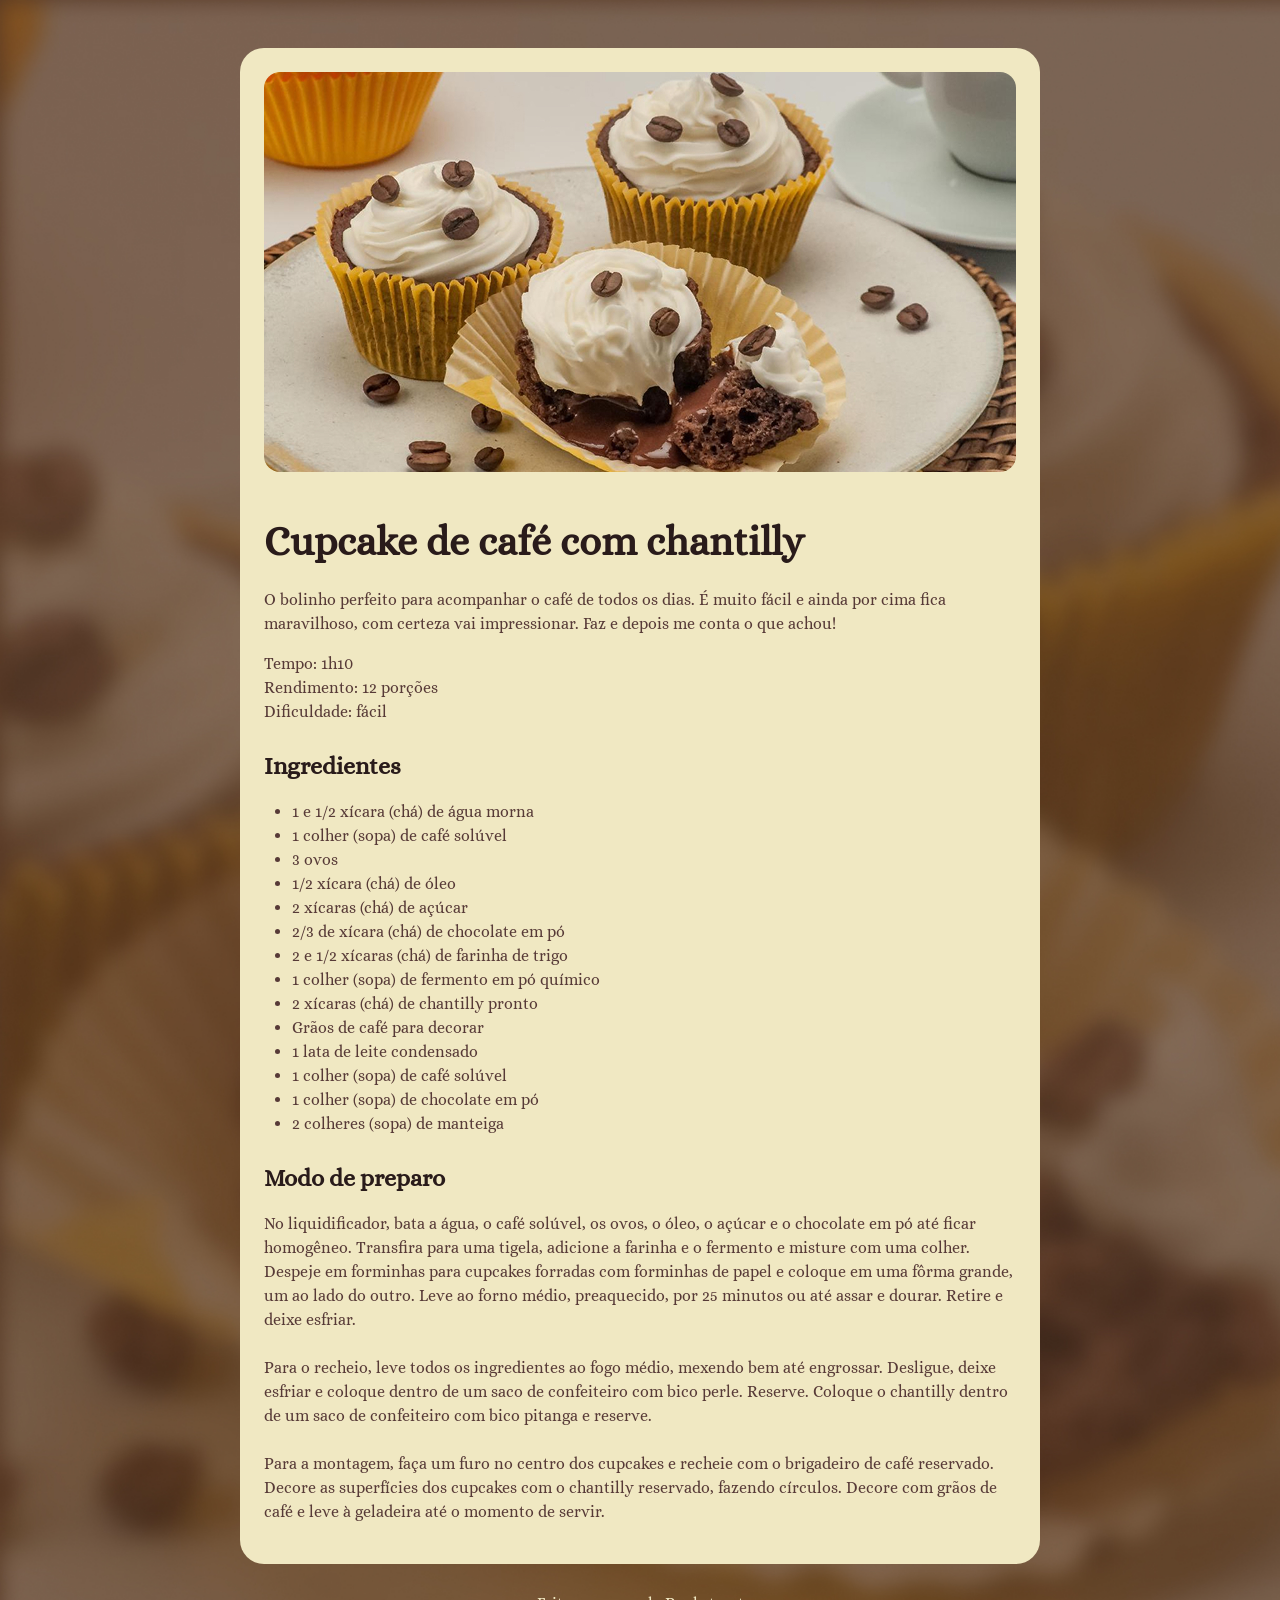
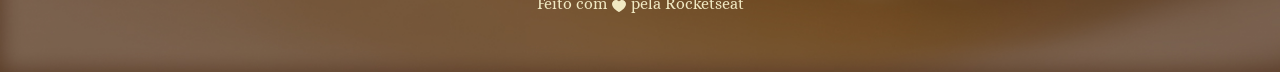
<file: Projeto/index.html>
<!DOCTYPE html>
<html lang="pt-br">

<head>
    <meta charset="UTF-8">
    <meta name="viewport" content="width=device-width, initial-scale=1.0">
    <title>Página de Receita</title>
    <link rel="stylesheet" href="style.css">
    <link rel="preconnect" href="https://fonts.googleapis.com">
    <link rel="preconnect" href="https://fonts.gstatic.com" crossorigin>
    <link href="https://fonts.googleapis.com/css2?family=Alice&display=swap" rel="stylesheet">
</head>

<body>
    <div id="page">
        <img src="assets/main-image.jpg" alt="Imagem de um cupcake com grãos de café e um chantilly">
        <main>
            <section id="about">
                <h1>Cupcake de café com chantilly</h1>
                <p>O bolinho perfeito para acompanhar o café de todos os dias. É muito fácil e ainda por cima fica
                    maravilhoso, com certeza vai impressionar. Faz e depois me conta o que achou!</p>
                <p>
                    Tempo: 1h10 <br>
                    Rendimento: 12 porções <br>
                    Dificuldade: fácil
                </p>
            </section>
            <section id="ingredients">
                <h2>Ingredientes</h2>
                <ul>
                    <li>1 e 1/2 xícara (chá) de água morna</li>
                    <li>1 colher (sopa) de café solúvel</li>
                    <li>3 ovos</li>
                    <li>1/2 xícara (chá) de óleo</li>
                    <li>2 xícaras (chá) de açúcar</li>
                    <li>2/3 de xícara (chá) de chocolate em pó</li>
                    <li>2 e 1/2 xícaras (chá) de farinha de trigo</li>
                    <li>1 colher (sopa) de fermento em pó químico</li>
                    <li>2 xícaras (chá) de chantilly pronto</li>
                    <li>Grãos de café para decorar</li>
                    <li>1 lata de leite condensado</li>
                    <li>1 colher (sopa) de café solúvel</li>
                    <li>1 colher (sopa) de chocolate em pó</li>
                    <li>2 colheres (sopa) de manteiga</li>
                </ul>
            </section>
            <section id="preparation">
                <h2>Modo de preparo</h2>
                <p>
                    No liquidificador, bata a água, o café solúvel, os ovos, o óleo, o açúcar e o chocolate em pó até
                    ficar homogêneo. Transfira para uma tigela, adicione a farinha e o fermento e misture com uma
                    colher. Despeje em forminhas para cupcakes forradas com forminhas de papel e coloque em uma fôrma
                    grande, um ao lado do outro. Leve ao forno médio, preaquecido, por 25 minutos ou até assar e dourar.
                    Retire e deixe esfriar. <br><br>
                    Para o recheio, leve todos os ingredientes ao fogo médio, mexendo bem até engrossar. Desligue, deixe
                    esfriar e coloque dentro de um saco de confeiteiro com bico perle. Reserve. Coloque o chantilly
                    dentro de um saco de confeiteiro com bico pitanga e reserve. <br><br>
                    Para a montagem, faça um furo no centro dos cupcakes e recheie com o brigadeiro de café reservado.
                    Decore as superfícies dos cupcakes com o chantilly reservado, fazendo círculos. Decore com grãos de
                    café e leve à geladeira até o momento de servir.
                </p>

            </section>
        </main>
    </div>
    <footer>
        Feito com 
        <img src="./assets/heart.svg" alt="carinho">
        pela Rocketseat
    </footer>
</body>

</html>
</file>
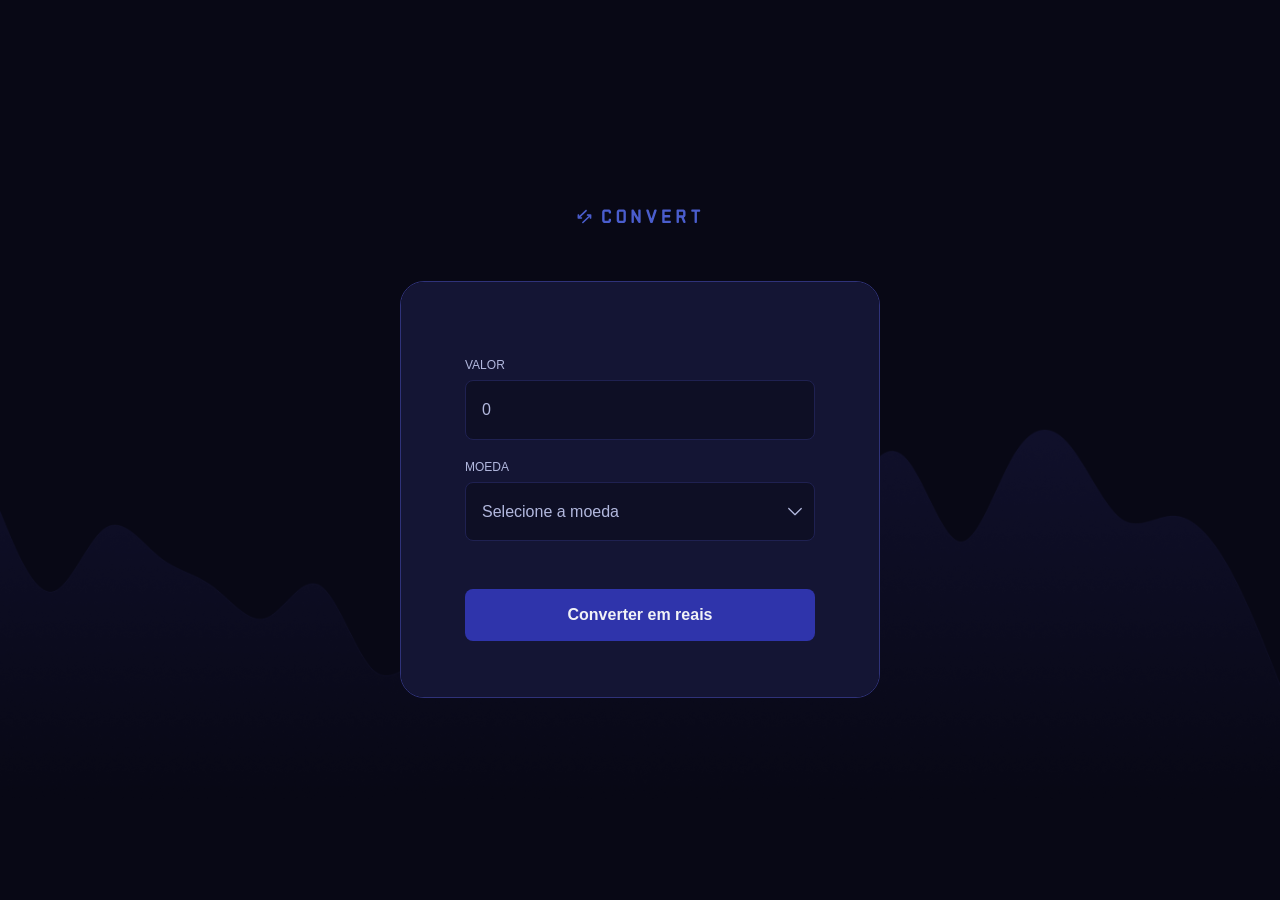
<file: Projeto_convert/index.html>
<!DOCTYPE html>
<html lang="en">
  <head>
    <meta charset="UTF-8" />
    <meta name="viewport" content="width=device-width, initial-scale=1.0" />

    <link rel="preconnect" href="https://fonts.googleapis.com" />
    <link rel="preconnect" href="https://fonts.gstatic.com" crossorigin />

    <link
      href="https://fonts.googleapis.com/css2?family=IBM+Plex+Mono&family=Roboto:wght@400;500;700&display=swap"
      rel="stylesheet"
    />

    <link rel="stylesheet" href="styles.css" />

    <title>Convert</title>
  </head>
  <body>
    <img src="./img/logo.svg" alt="Convert logo" />

    <main>
      <form>
        <label for="amount">valor</label>
        <input type="text" name="amount" id="amount" placeholder="0" required />

        <label for="currency">moeda</label>
        <select name="currency" id="currency" required>
          <option value="" disabled selected hidden>Selecione a moeda</option>
          <option value="USD">Dólar Americano</option>
          <option value="EUR">Euro</option>
          <option value="GBP">Libra Esterlina</option>
        </select>

        <button type="submit">Converter em reais</button>
      </form>

      <footer>
        <span id="description">US$ 1 = R$ 4,86</span>
        <h1 id="result">486,00 Reais</h1>
      </footer>
    </main>
    <script src="scripts.js"></script>
  </body>
</html>
</file>
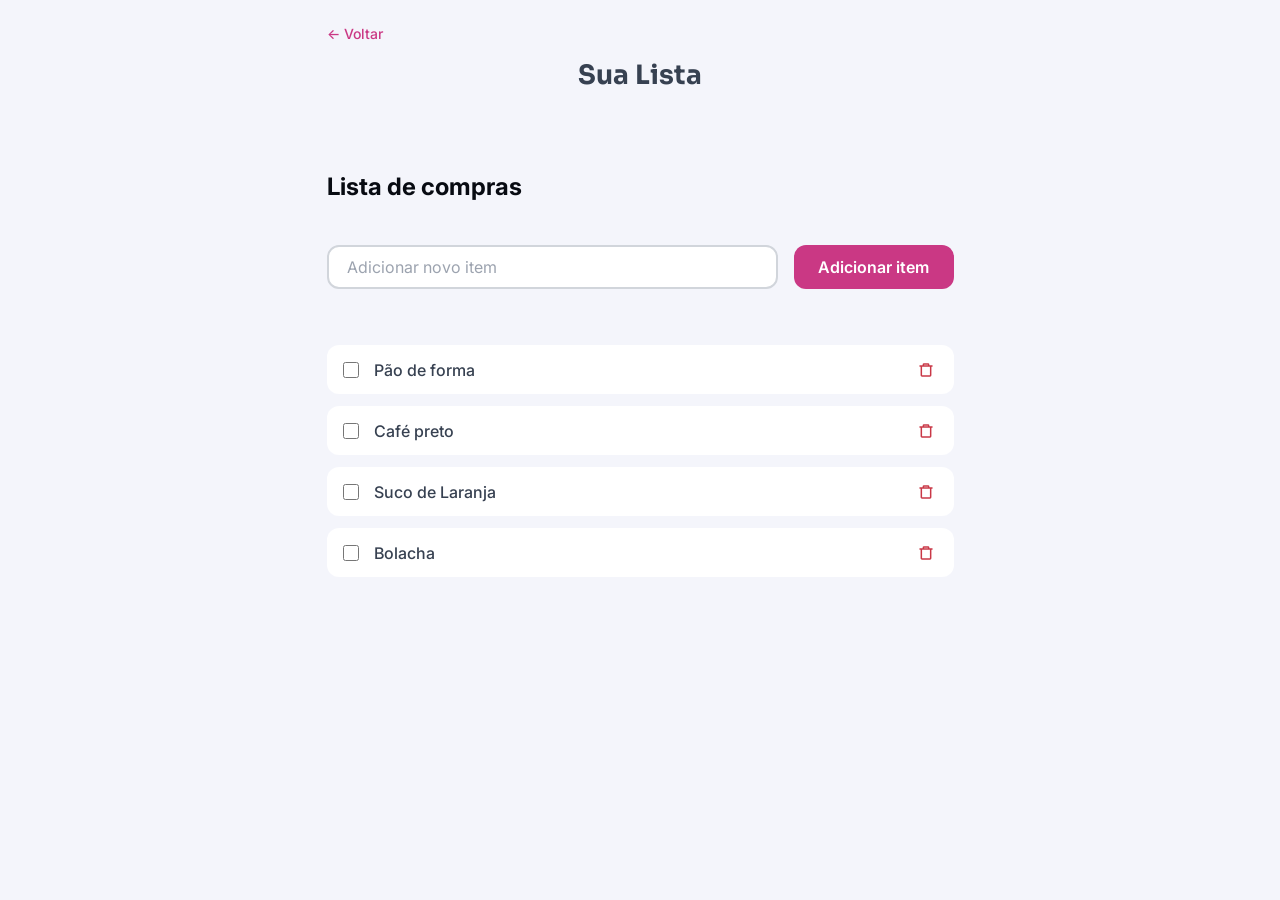
<file: Projeto_Lista_de_Compras/index.html>
<!DOCTYPE html>
<html lang="pt-BR">
<head>
  <meta charset="UTF-8">
  <meta name="viewport" content="width=device-width, initial-scale=1.0">
  <title>Lista de Compras</title>
  <link rel="preconnect" href="https://fonts.googleapis.com">
  <link rel="preconnect" href="https://fonts.gstatic.com" crossorigin>
  <link href="https://fonts.googleapis.com/css2?family=Inter:wght@400;500;600;700&family=Sora:wght@700&display=swap" rel="stylesheet">
  
  <link rel="stylesheet" href="style.css">
</head>
<body>

  <div class="container">
    <a href="#" class="back-link">&larr; Voltar</a>

    <header class="logo">
      <span>Sua Lista</span>
    </header>
    <h1 class="title">Lista de compras</h1>

    <form class="add-item-form" id="add-form">
      <input 
        type="text" 
        class="input-field" 
        id="item-input" 
        placeholder="Adicionar novo item"
      >
      <button type="submit" class="btn-add">Adicionar item</button>
    </form>

    <ul class="shopping-list" id="shopping-list">
    
    </ul>

    <div class="alert" id="alert-banner" style="display: none;">
      <span class="alert-content">O item foi removido da lista</span>
      <button type="button" class="btn-close-alert" id="btn-close-alert">&times;</button>
    </div>
  </div>

  <script src="script.js"></script>
</body>
</html>
</file>
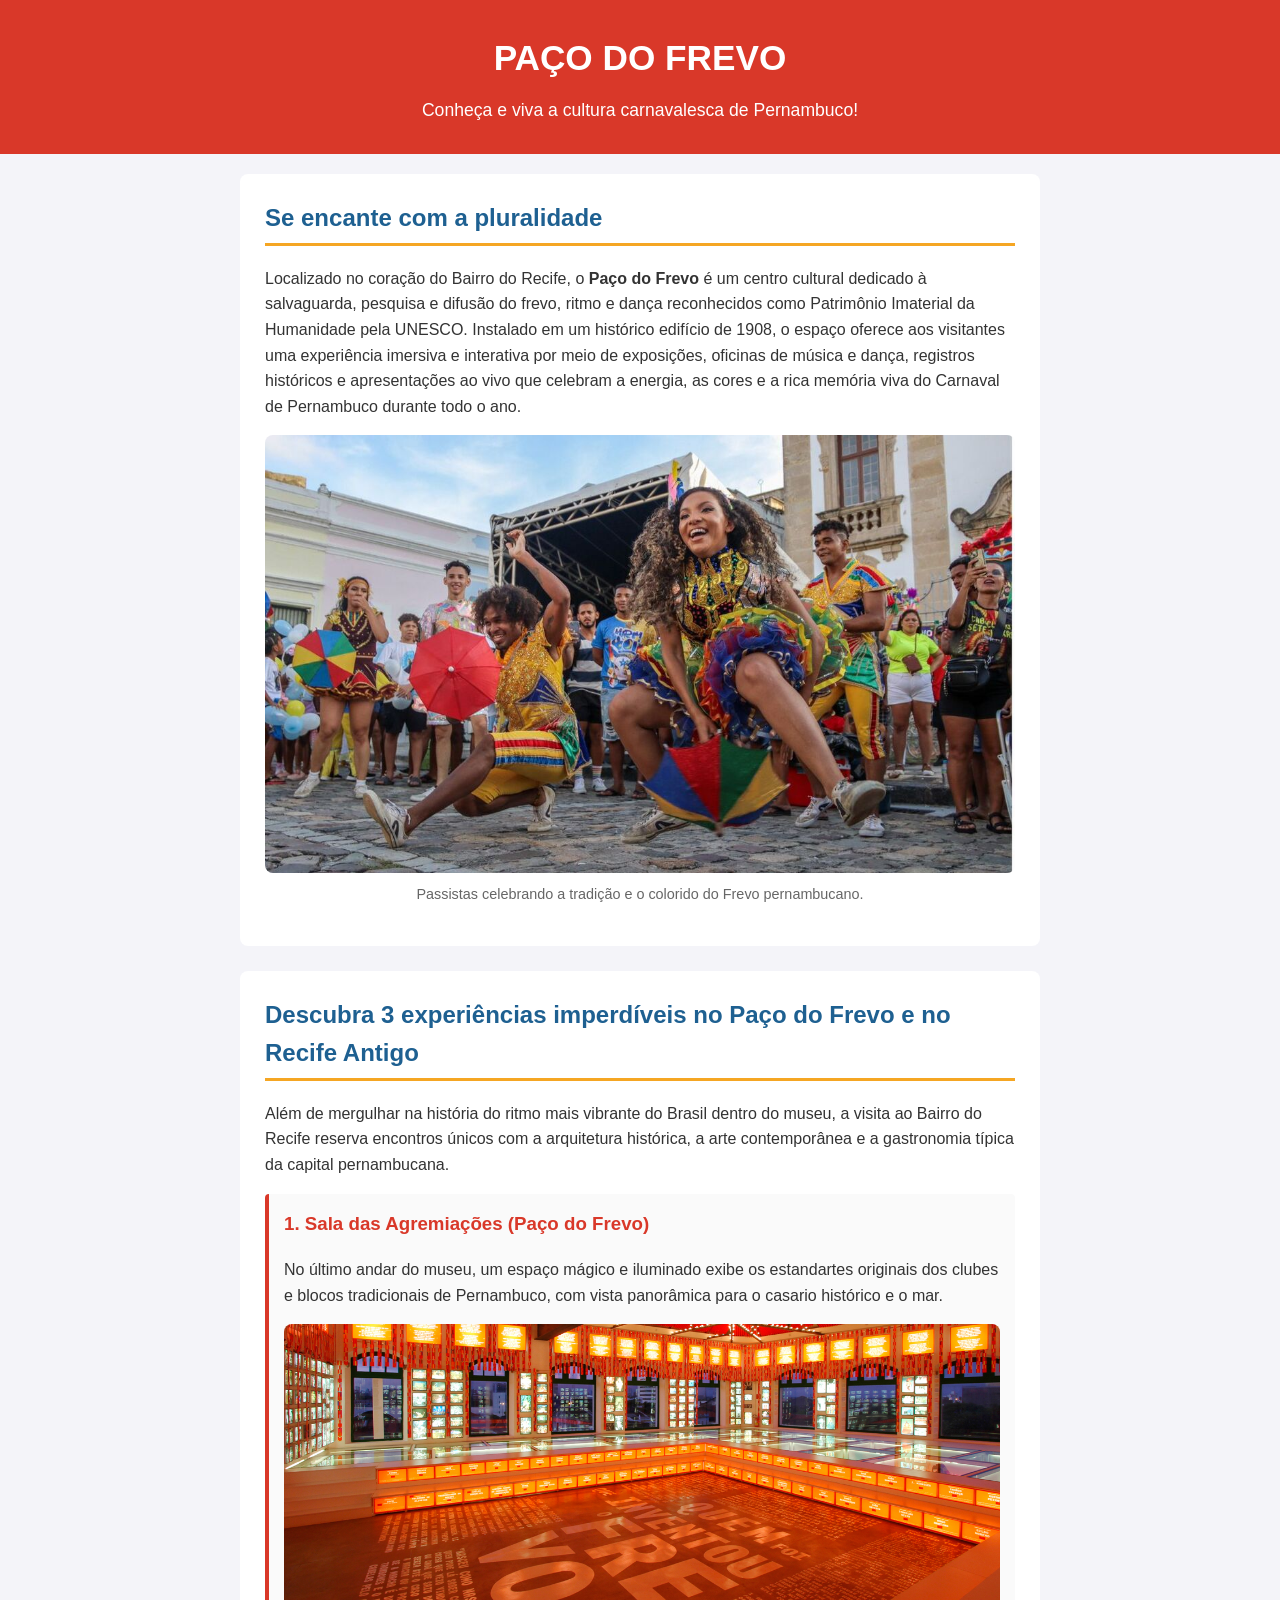
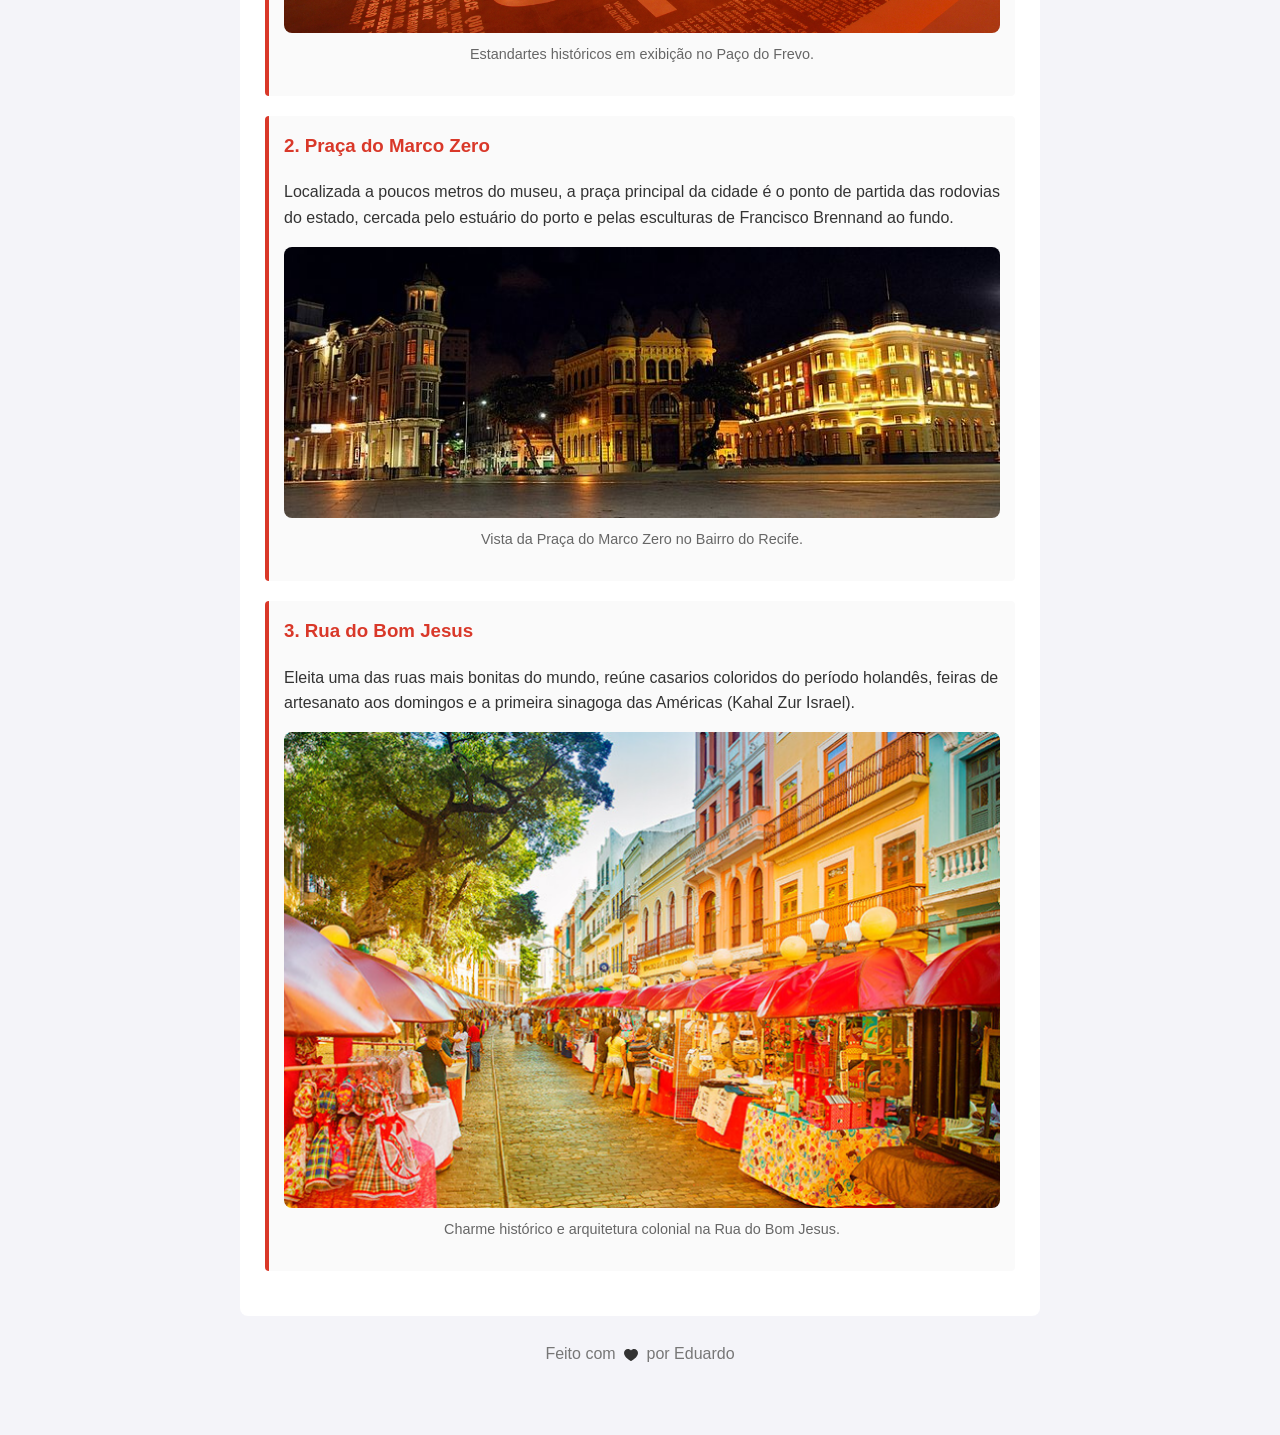
<file: Projeto_Local_Turistico/index.html>
<!DOCTYPE html>
<html lang="pt-br">

<head>
    <meta charset="UTF-8">
    <meta name="viewport" content="width=device-width, initial-scale=1.0">
    <title>Paço do Frevo</title>
    <link rel="stylesheet" href="style.css">
</head>

<body>
    <header>
        <h1>Paço do Frevo</h1>
        <p>Conheça e viva a cultura carnavalesca de Pernambuco!</p>
    </header>

    <main class="container">
        <section id="intro">
            <h2>Se encante com a pluralidade</h2>
            <p>
                Localizado no coração do Bairro do Recife, o <strong>Paço do Frevo</strong> é um centro cultural
                dedicado à
                salvaguarda, pesquisa e difusão do frevo, ritmo e dança reconhecidos como Patrimônio Imaterial da
                Humanidade
                pela UNESCO. Instalado em um histórico edifício de 1908, o espaço oferece aos visitantes uma experiência
                imersiva e interativa por meio de exposições, oficinas de música e dança, registros históricos e
                apresentações ao vivo que celebram a energia, as cores e a rica memória viva do Carnaval de Pernambuco
                durante todo o ano.
            </p>

            <figure>
                <img src="./assets/frevo.jpg" alt="Passistas de frevo dançando felizes em meio ao carnaval de Olinda">
                <figcaption>Passistas celebrando a tradição e o colorido do Frevo pernambucano.</figcaption>
            </figure>
        </section>

        <section id="atracoes">
            <h2>Descubra 3 experiências imperdíveis no Paço do Frevo e no Recife Antigo</h2>
            <p>
                Além de mergulhar na história do ritmo mais vibrante do Brasil dentro do museu, a visita ao Bairro do
                Recife reserva encontros únicos com a arquitetura histórica, a arte contemporânea e a gastronomia típica
                da capital pernambucana.
            </p>

            <article class="card-atracao">
                <h3>1. Sala das Agremiações (Paço do Frevo)</h3>
                <p>
                    No último andar do museu, um espaço mágico e iluminado exibe os estandartes originais dos clubes e
                    blocos tradicionais de Pernambuco, com vista panorâmica para o casario histórico e o mar.
                </p>
                <figure>
                    <img src="./assets/img1.jpg" alt="Exposição de estandartes coloridos no Paço do Frevo">
                    <figcaption>Estandartes históricos em exibição no Paço do Frevo.</figcaption>
                </figure>
            </article>

            <article class="card-atracao">
                <h3>2. Praça do Marco Zero</h3>
                <p>
                    Localizada a poucos metros do museu, a praça principal da cidade é o ponto de partida das rodovias
                    do estado, cercada pelo estuário do porto e pelas esculturas de Francisco Brennand ao fundo.
                </p>
                <figure>
                    <img src="./assets/img2.jpg" alt="Praça do Marco Zero no Recife Antigo">
                    <figcaption>Vista da Praça do Marco Zero no Bairro do Recife.</figcaption>
                </figure>
            </article>

            <article class="card-atracao">
                <h3>3. Rua do Bom Jesus</h3>
                <p>
                    Eleita uma das ruas mais bonitas do mundo, reúne casarios coloridos do período holandês, feiras de
                    artesanato aos domingos e a primeira sinagoga das Américas (Kahal Zur Israel).
                </p>
                <figure>
                    <img src="./assets/img3.png" alt="Casario colonial e rua de paralelepípedo na Rua do Bom Jesus">
                    <figcaption>Charme histórico e arquitetura colonial na Rua do Bom Jesus.</figcaption>
                </figure>
            </article>
        </section>

        <footer>
            Feito com 
            <img src="./assets/heart.svg" alt="carinho">
             por Eduardo
        </footer>
    </main>
</body>

</html>
</file>
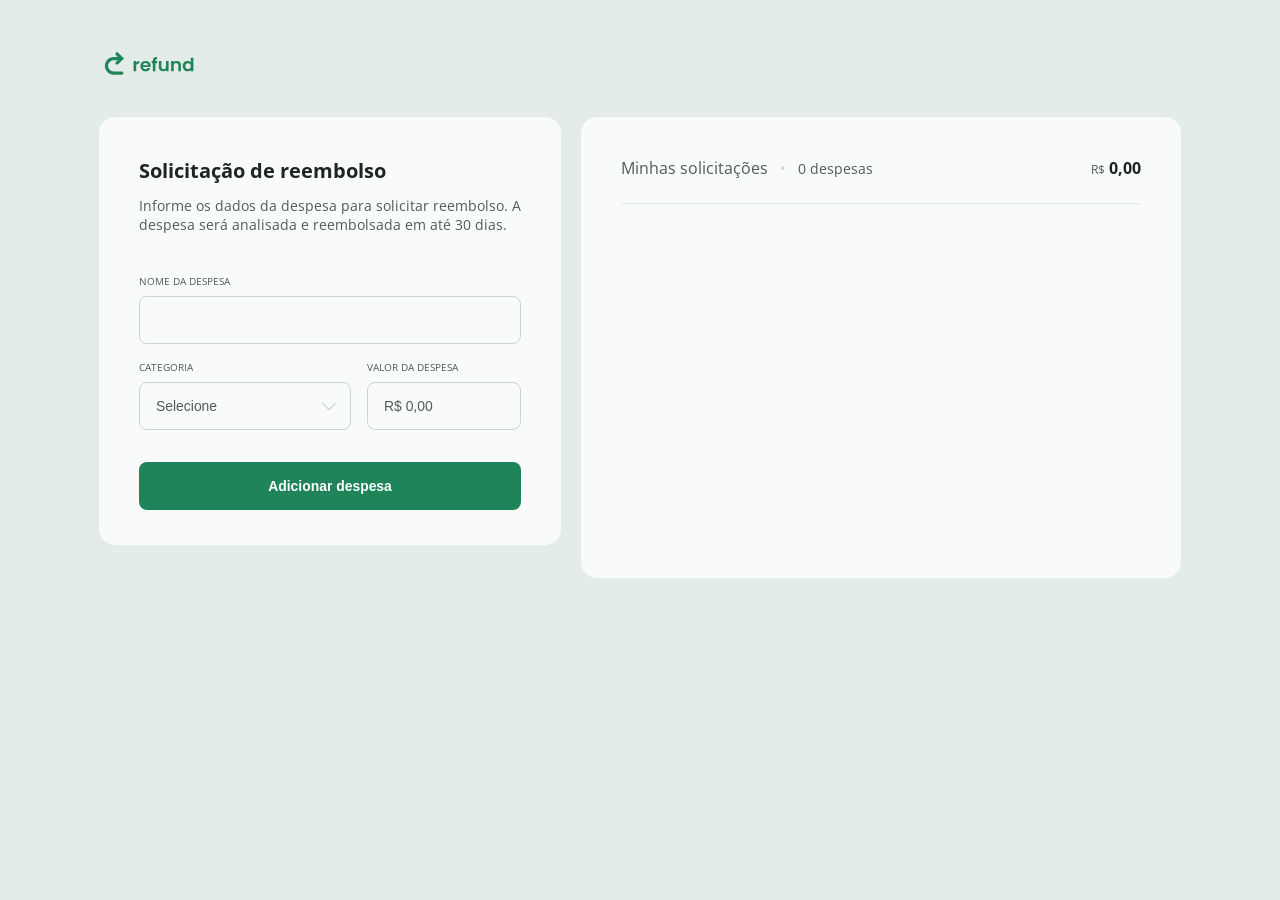
<file: Projeto_Reembolso/index.html>
<!DOCTYPE html>
<html lang="en">
  <head>
    <meta charset="UTF-8" />
    <meta name="viewport" content="width=device-width, initial-scale=1.0" />

    <link rel="preconnect" href="https://fonts.googleapis.com" />
    <link rel="preconnect" href="https://fonts.gstatic.com" crossorigin />

    <link
      href="https://fonts.googleapis.com/css2?family=Open+Sans:wght@400;600;700&display=swap"
      rel="stylesheet"
    />

    <link rel="stylesheet" href="styles.css" />

    <title>Refund</title>
  </head>

  <body>
    <main>
      <img src="./img/logo.svg" alt="Convert logo" class="logo" />

      <section>
        <form>
          <h1>Solicitação de reembolso</h1>
          <p>
            Informe os dados da despesa para solicitar reembolso. A despesa será
            analisada e reembolsada em até 30 dias.
          </p>

          <fieldset>
            <legend>Nome da despesa</legend>
            <input type="text" id="expense" name="expense" required />
          </fieldset>

          <div class="inputs-row">
            <fieldset>
              <legend>Categoria</legend>
              <select id="category" name="category" required>
                <option value="" disabled selected hidden>Selecione</option>
                <option value="food">Alimentação</option>
                <option value="accommodation">Hospedagem</option>
                <option value="services">Serviços</option>
                <option value="transport">Transporte</option>
                <option value="others">Outros</option>
              </select>
            </fieldset>

            <fieldset>
              <legend>Valor da despesa</legend>
              <input
                type="text"
                name="amount"
                id="amount"
                placeholder="R$ 0,00"
                required
              />
            </fieldset>
          </div>

          <button type="submit">Adicionar despesa</button>
        </form>

        <aside>
          <header>
            <p>
              Minhas solicitações <i>&bullet;</i>
              <span>0 despesas</span>
            </p>
            <h2><small>R$</small>0,00</h2>
          </header>

          <ul>
            <!-- Exemplo da lista -- 
            <li class="expense">
              <img src="./img/food.svg" alt="Ícone de tipo da despesa" />

              <div class="expense-info">
                <strong>Almoço</strong>
                <span>Alimentação</span>
              </div>

              <span class="expense-amount"><small>R$</small>1.420,57</span>

              <img src="./img/remove.svg" alt="remover" class="remove-icon" />
            </li>
          -->
          </ul>
        </aside>
      </section>
    </main>
    <script src="script.js"></script>
  </body>
</html>
</file>
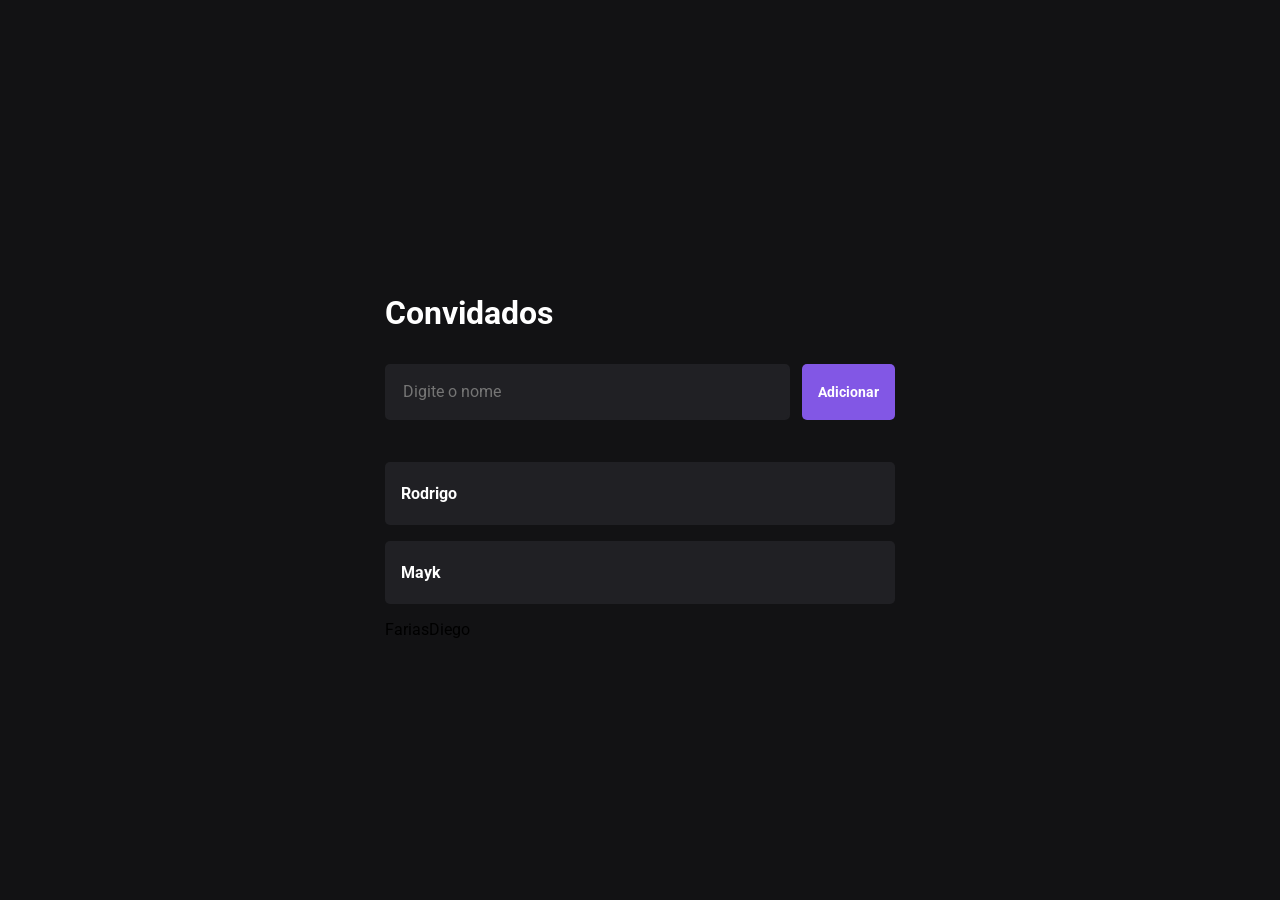
<file: Javascript/template/index.html>
<!DOCTYPE html>
<html lang="en">
  <head>
    <meta charset="UTF-8" />
    <meta name="viewport" content="width=device-width, initial-scale=1.0" />

    <link rel="stylesheet" href="styles.css" />

    <title>Aulas de Javascript</title>
  </head>
  <body>
    <main>
      <h1>Convidados</h1>

      <form>
        <input type="text" placeholder="Digite o nome" id="name" />
        <button type="submit" id="btn" class="button">Adicionar</button>
      </form>

      <ul>
        <li id="guest-1" class="guest">
          <span>Rodrigo</span>
        </li>

        <li id="guest-2" class="guest">
          <span>Mayk</span>
        </li>
      </ul>
    </main>

    <script src="scripts.js"></script>
  </body>
</html>
</file>
<file: Projeto/style.css>
:root{
    font-family: "Alice", serif;
    line-height: 150%;
    color: #573A37;
}

body{
    background-image: url(./assets/bg.jpg);
    background-size: cover;
}

#page{
    box-sizing: border-box;
    width: 800px;
    padding: 24px;
    background-color: #F0E8C2;
    border-radius: 24px;
    margin: 48px auto 28px;
}

img{
    border-radius: 16px;
}

section + section{
    margin-top: 24px;
}

#about p + p{
    margin-top: 12px;
}

h1{
    line-height: 140%;
    font-size: 40px;
}

h2{
    font-size: 24px;
}

h1, h2{
    margin-bottom: 4px;
    color: #291B1A;
    line-height: 150%;
}

ul {
    padding-left: 28px;
}

footer{
    color: #F0E8C2;
    text-align: center;
    padding-bottom: 48px;
}

footer img{
    vertical-align: middle;
}
</file>
<file: Projeto_convert/styles.css>
* {
  margin: 0;
  padding: 0;
  box-sizing: border-box;
}

:root {
  font-family: "Inter", sans-serif;
  font-size: 16px;
}

::-webkit-scrollbar {
  width: 8px;
}

::-webkit-scrollbar-track {
  background-color: #1f2151;
}

::-webkit-scrollbar-thumb {
  background-color: #2f3279;
}

body {
  width: 100%;
  height: 100vh;

  background-image: url("./img/bg.png");
  background-size: contain;

  display: flex;
  align-items: center;
  justify-content: center;
  flex-direction: column;

  gap: 3.12rem;

  color: #f1f2f6;
}

main {
  width: 480px;
  border-radius: 1.5rem;

  border: 1px solid #2f3279;
  overflow-y: hidden;
}

form {
  background-color: #141534;

  display: flex;
  flex-direction: column;

  padding: 3.5rem 4rem;
}

label {
  font-size: 0.75rem;
  color: #b2b8de;
  text-transform: uppercase;
  margin-bottom: 0.5rem;
  margin-top: 1.25rem;
}

input,
select {
  outline: 0;

  color: #f1f2f6;
  border: 1px solid #1f2151;
  border-radius: 0.5rem;

  background-color: #0e0f25;
  padding: 1.25rem 1rem;

  font-family: "Inter", sans-serif;
  font-size: 1rem;
}

select {
  -moz-appearance: none;
  -webkit-appearance: none;
  appearance: none;

  background: url("./img/chevron-down.svg") no-repeat;
  background-position: calc(100% - 0.75rem) center !important;
  background-color: #0e0f25;

  cursor: pointer;
  font-size: 1rem;
}

input::placeholder,
select:invalid,
option {
  color: #b2b8de;
}

input:focus,
select:focus {
  border: 1px solid #4a5dcd;
}

button {
  height: 3.25rem;

  background-color: #2f34ab;

  border: none;
  border-radius: 0.5rem;

  color: #f1f2f6;

  font-family: "Inter", sans-serif;
  font-size: 1rem;
  font-weight: 600;
  cursor: pointer;
  transition: background-color 0.2s;

  margin-top: 3rem;
  outline: 0;
}

button:hover {
  background-color: #4a5dcd;
}

button:focus {
  outline: 1.5px solid #4a5dcd;
}

footer {
  background-color: #1f2151;
  padding: 2.5rem;
  max-height: 196px;

  text-align: center;
  display: none;

  overflow-y: scroll;
}

.show-result {
  display: block;
}

footer span {
  color: #7d8dec;
  font-size: 1rem;
  font-family: "IBM Plex Mono", monospace;
  margin-bottom: 0.5rem;
  line-height: 1.25rem;
}

footer h1 {
  color: #f1f2f6;
  font-weight: 700;
  font-size: 2rem;
  line-height: 3rem;
  word-break: break-all;
}
</file>
<file: Projeto_Lista_de_Compras/style.css>
/* Variáveis do Projeto */
:root {
  --bg-primary: #F4F5FB;
  --bg-surface: #FFFFFF;
  
  --color-brand: #CA3884;
  --color-danger: #C93847;
  
  --text-primary: #080B12;
  --text-secondary: #374151;
  --text-placeholder: #9CA3AF;
  --text-white: #FFFFFF;
  
  --border-color: #D1D5DB;
  
  --font-main: 'Inter', sans-serif;
  --font-logo: 'Sora', sans-serif;
}

/* Base / Body */
body {
  background-color: var(--bg-primary);
  font-family: var(--font-main);
  margin: 0;
  padding: 0;
}

.container {
  max-width: 627px;
  margin: 0 auto;
  padding: 25px 16px;
  display: flex;
  flex-direction: column;
}

/* Header & Logo */
.logo {
  display: flex;
  align-items: center;
  justify-content: center;
  gap: 7px;
  font-family: var(--font-logo);
  font-weight: 700;
  font-size: 26.67px;
  color: var(--text-secondary);
  margin-bottom: 64px;
}

.back-link {
  font-size: 14px;
  font-weight: 500;
  color: var(--color-brand);
  text-decoration: none;
  margin-bottom: 16px;
}

.title {
  font-size: 24px;
  font-weight: 700;
  color: var(--text-primary);
  margin-bottom: 44px;
}

/* Formulário para Adicionar Item */
.add-item-form {
  display: flex;
  gap: 16px;
  margin-bottom: 40px;
}

.input-field {
  flex: 1;
  height: 44px;
  padding: 0 18px;
  background: var(--bg-surface);
  border: 2px solid var(--border-color);
  border-radius: 12px;
  font-family: var(--font-main);
  font-size: 16px;
  color: var(--text-primary);
  box-sizing: border-box;
}

.input-field::placeholder {
  color: var(--text-placeholder);
}

.btn-add {
  width: 160px;
  height: 44px;
  background-color: var(--color-brand);
  color: var(--text-white);
  border: none;
  border-radius: 12px;
  font-family: var(--font-main);
  font-size: 16px;
  font-weight: 600;
  cursor: pointer;
  display: flex;
  align-items: center;
  justify-content: center;
}

/* Lista de Itens */
.shopping-list {
  display: flex;
  padding: 0;
  flex-direction: column;
  gap: 12px;
  margin-bottom: 40px;
}

.list-item {
  display: flex;
  align-items: center;
  padding: 8px 12px;
  gap: 12px;
  background-color: var(--bg-surface);
  border-radius: 12px;
  height: 49px;
  box-sizing: border-box;
}

.checkbox {
  width: 16px;
  height: 16px;
  background: var(--bg-surface);
  border: 1px solid var(--border-color);
  border-radius: 6px;
  cursor: pointer;
}

.item-text {
  flex: 1;
  font-size: 16px;
  font-weight: 500;
  color: var(--text-secondary);
}

.btn-delete {
  background: transparent;
  border: none;
  border-radius: 12px;
  padding: 8px;
  cursor: pointer;
  display: flex;
  align-items: center;
  justify-content: center;
}

/* Banner de Alerta */
.alert {
  display: flex;
  align-items: center;
  padding: 12px;
  gap: 8px;
  background-color: var(--color-danger);
  border-radius: 12px;
  color: var(--text-white);
  font-size: 16px;
  font-weight: 600;
}

.alert-content {
  flex: 1;
}

.btn-close-alert {
  background: transparent;
  border: none;
  color: var(--text-white);
  cursor: pointer;
}
</file>
<file: Projeto_Local_Turistico/style.css>
body {
    font-family: Arial, sans-serif;
    background-color: #f4f4f9;
    color: #333333;
    margin: 0;
    padding: 0;
    line-height: 1.6;
}

.container {
    max-width: 800px;
    margin: 20px auto;
    padding: 0 15px;
}

header {
    background-color: #d93829;
    color: #ffffff;
    text-align: center;
    padding: 30px 15px;
}

header h1 {
    font-size: 2.2rem;
    margin: 0 0 10px 0;
    text-transform: uppercase;
}

header p {
    font-size: 1.1rem;
    margin: 0;
}

section {
    background-color: #ffffff;
    padding: 25px;
    margin-bottom: 25px;
    border-radius: 8px;
}

h2 {
    color: #1e6091;
    border-bottom: 3px solid #f5a623;
    padding-bottom: 5px;
    margin-top: 0;
}

.card-atracao {
    background-color: #fafafa;
    border-left: 4px solid #d93829;
    padding: 15px;
    margin-bottom: 20px;
    border-radius: 4px;
}

.card-atracao h3 {
    color: #d93829;
    margin-top: 0;
}

img {
    max-width: 100%;
    height: auto;
    border-radius: 8px;
    display: block;
    margin: 10px auto;
}

figure {
    margin: 15px 0;
    text-align: center;
}

figcaption {
    font-size: 0.9rem;
    color: #666666;
    margin-top: 5px;
}

footer{
    color: #777777;
    text-align: center;
    padding-bottom: 48px;
}

footer img {
    display: inline-block;
    vertical-align: middle;
    margin: 0 4px;
    box-shadow: none;
    border-radius: 0;
}
</file>
<file: Projeto_Reembolso/styles.css>
* {
  margin: 0;
  padding: 0;
  box-sizing: border-box;
}

:root {
  font-family: "Open Sans", sans-serif;
  font-size: 16px;
}

::-webkit-scrollbar {
  width: 0.5rem;
}

::-webkit-scrollbar-track {
  background-color: transparent;
}

::-webkit-scrollbar-thumb {
  background: #e4ece9;
}

body {
  width: 100%;
  height: 100vh;

  background-color: #e4ece9;

  display: flex;
  flex-direction: column;
  align-items: center;

  color: #1f2523;
}

.logo {
  margin: 3rem 0 2rem;
}

main section {
  display: flex;
  flex: 1;
  gap: 1.25rem;
  padding-bottom: 2rem;
}

form {
  background-color: #f9fbfa;
  border-radius: 1rem;
  padding: 2.5rem;
  max-width: 462px;

  display: flex;
  flex-direction: column;
}

form h1 {
  font-size: 1.25rem;
}

form p {
  font-size: 0.87rem;
  color: #4d5c57;
  margin: 0.75rem 0 2.5rem;
}

fieldset {
  border: none;
  display: flex;
}

fieldset legend {
  text-transform: uppercase;
  font-size: 0.62rem;
  color: #4d5c57;
  margin-bottom: 0.5rem;
}

fieldset:focus-within legend {
  color: #1f8459;
  font-weight: 700;
}

input,
select {
  flex: 1;
  height: 3rem;
  border-radius: 0.5rem;
  border: 1px solid #cdd5d2;
  padding: 0 1rem;
  font-size: 0.87rem;
  color: #1f2523;
  background-color: transparent;
  outline: none;
}

select {
  appearance: none;
  background-image: url(img/chevron-down.svg);
  background-repeat: no-repeat;
  background-position: right 0.7rem top 50%;
  background-size: 1.25rem auto;
}

input::placeholder,
select:invalid {
  color: #4d5c57;
}

input:focus,
select:focus {
  border: 1.5px solid #1f8459;
}

.inputs-row {
  display: flex;
  flex: 1;

  gap: 1rem;
  margin-top: 1rem;
}

.inputs-row fieldset:first-child {
  flex: 1;
}

.inputs-row fieldset:last-child input {
  max-width: 154px;
}

form button {
  height: 3rem;
  border-radius: 0.5rem;
  border: none;
  font-size: 0.87rem;
  color: #ffffff;
  background-color: #1f8459;
  font-weight: 700;
  padding: 1rem 1.25rem;
  cursor: pointer;

  transition: background-color 0.2s;
}

button:hover {
  background-color: #2cb178;
}

form button:last-child {
  margin-top: 2rem;
}

aside {
  background-color: #f9fbfa;
  border-radius: 1rem;
  padding: 2.5rem;
  max-width: 462px;

  min-width: 600px;
}

aside header {
  display: flex;
  justify-content: space-between;

  border-bottom-width: 1px;
  border-bottom-style: solid;
  border-bottom-color: #e4ece9;
  padding-bottom: 1.5rem;
  margin-bottom: 1.5rem;
}
aside header p {
  color: #4d5c57;
  font-weight: 400;
  font-size: 1rem;
}

aside header p span {
  color: #4d5c57;
  font-weight: 400;
  font-size: 0.87rem;
}

aside header p i {
  color: #cdd5d2;
  margin: 0 0.5rem;
  font-style: normal;
}

aside header h2 {
  font-size: 1rem;
  color: #1f2523;
}

aside header small {
  color: #4d5c57;
  font-weight: 400;
  font-size: 0.75rem;
  margin-right: 0.25rem;
}

aside ul {
  list-style: none;
  display: flex;
  flex-direction: column;
  gap: 1rem;

  max-height: 310px;
  min-height: 310px;

  overflow-y: scroll;
}

.expense {
  display: flex;
  align-items: center;
  height: 38px;
}

.expense img:first-child {
  width: 2rem;
  height: 2rem;

  margin-right: 0.75rem;
}

.expense > div {
  display: flex;
  flex-direction: column;
  flex: 1;
}

.expense-info strong {
  font-size: 0.87rem;
  color: #1f2523;
}

.expense-info span {
  font-size: 0.75rem;
  color: #4d5c57;
}

.expense-amount {
  font-size: 0.87rem;
  color: #1f2523;
  font-weight: 600;
}

.expense-amount small {
  font-size: 0.75rem;
  color: #4d5c57;
  font-weight: 400;
  margin-right: 0.25rem;
}

.remove-icon {
  height: 1rem;
  margin-left: 0.5rem;

  cursor: pointer;
  transition: opacity 0.2s;
}

.remove-icon:hover {
  opacity: 0.7;
}

@media (min-width: 1100px) {
  form {
    max-height: 428px;
  }
}

@media (max-width: 1100px) {
  :root {
    font-size: 14px;
  }

  main,
  aside {
    min-width: 100%;
  }

  main section {
    flex-direction: column;
    width: 100%;

    padding: 1.5rem;
  }

  main section form {
    min-width: 100%;
  }

  main section aside ul {
    width: 100%;
    height: auto;
    overflow: auto;
  }
}

@media (max-width: 620px) {
  .inputs-row {
    flex-direction: column;
  }

  .inputs-row fieldset:last-child input {
    max-width: auto;
    min-width: 100%;
  }

  aside header {
    flex-direction: column;
    align-items: center;
  }
}
</file>
<file: Javascript/template/styles.css>
@import url("https://fonts.googleapis.com/css2?family=Roboto:wght@400;700&display=swap");

* {
  margin: 0;
  padding: 0;
  box-sizing: border-box;
}

body {
  width: 100vw;
  height: 100vh;
  background-color: #121214;

  display: flex;
  justify-content: center;
  align-items: center;
  flex-direction: column;

  font-family: "Roboto", sans-serif;

  padding: 32px;
}

h1,
h2 {
  color: #fff;
  margin: 32px 0;
}

form {
  min-width: 510px;
  display: flex;
  gap: 12px;
}

input {
  flex: 1;
  height: 56px;
  border-radius: 5px;
  border: 2px solid #202024;
  background-color: #202024;
  padding: 16px;
  color: #fff;
  font-size: 16px;

  font-family: "Roboto", sans-serif;
}

input:focus {
  outline: 0;
  border-color: #8234e9;
}

button {
  cursor: pointer;
}

.button {
  height: 56px;
  background-color: #8257e5;
  border-radius: 5px;
  border: none;
  color: #fff;
  font-size: 14px;
  font-weight: bold;

  padding: 0 16px;
  transition: background-color 0.2s;

  font-family: "Roboto", sans-serif;
}

.button:hover {
  background-color: #633bbc;
}

ul {
  list-style-type: none;
  margin-top: 42px;
}

.guest {
  color: #fff;
  font-size: 16px;
  background-color: #202024;

  margin-bottom: 16px;
  padding: 22px 16px;
  border-radius: 5px;

  font-family: "Roboto", sans-serif;
  font-weight: bold;

  display: flex;
  justify-content: space-between;
}

@media (max-width: 420px) {
  form {
    flex-direction: column;
    min-width: 0;
  }
}

.input-error,
.input-error:focus {
  border-color: #e21a43;
}
</file>
